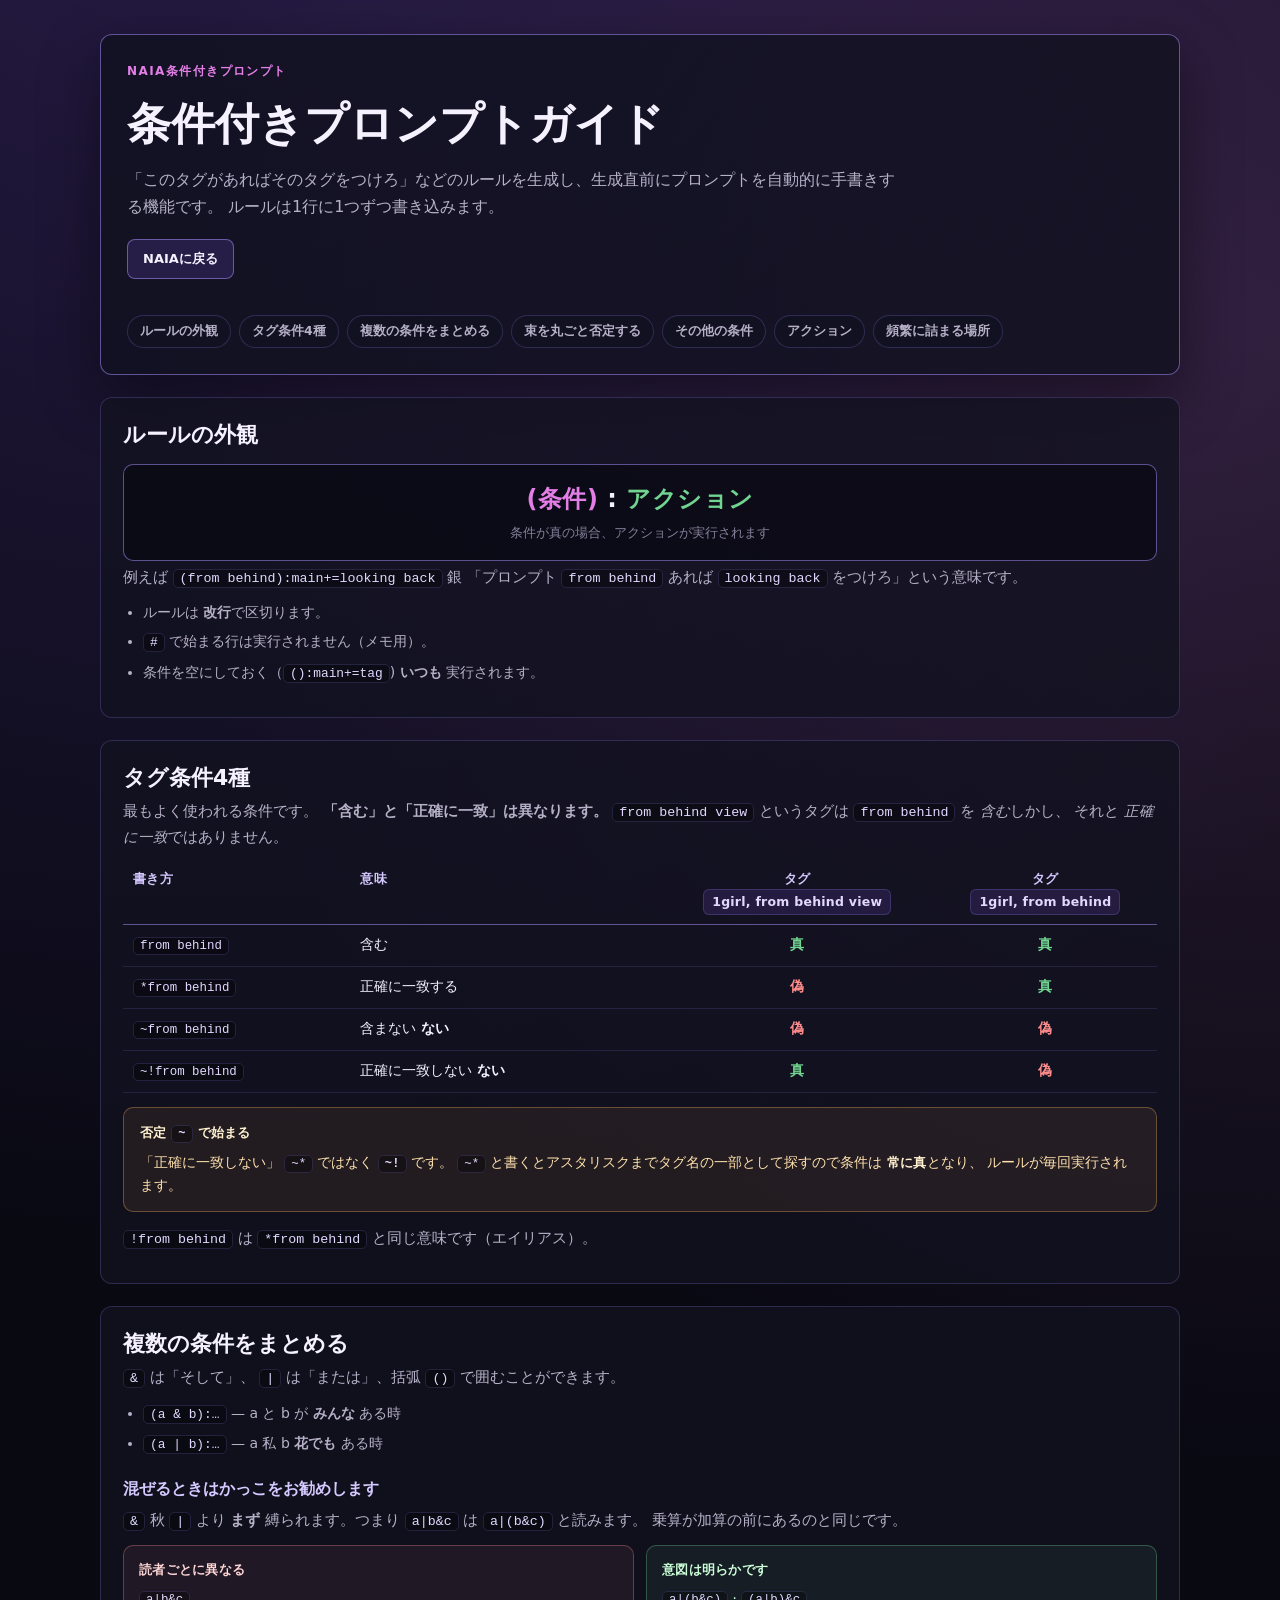
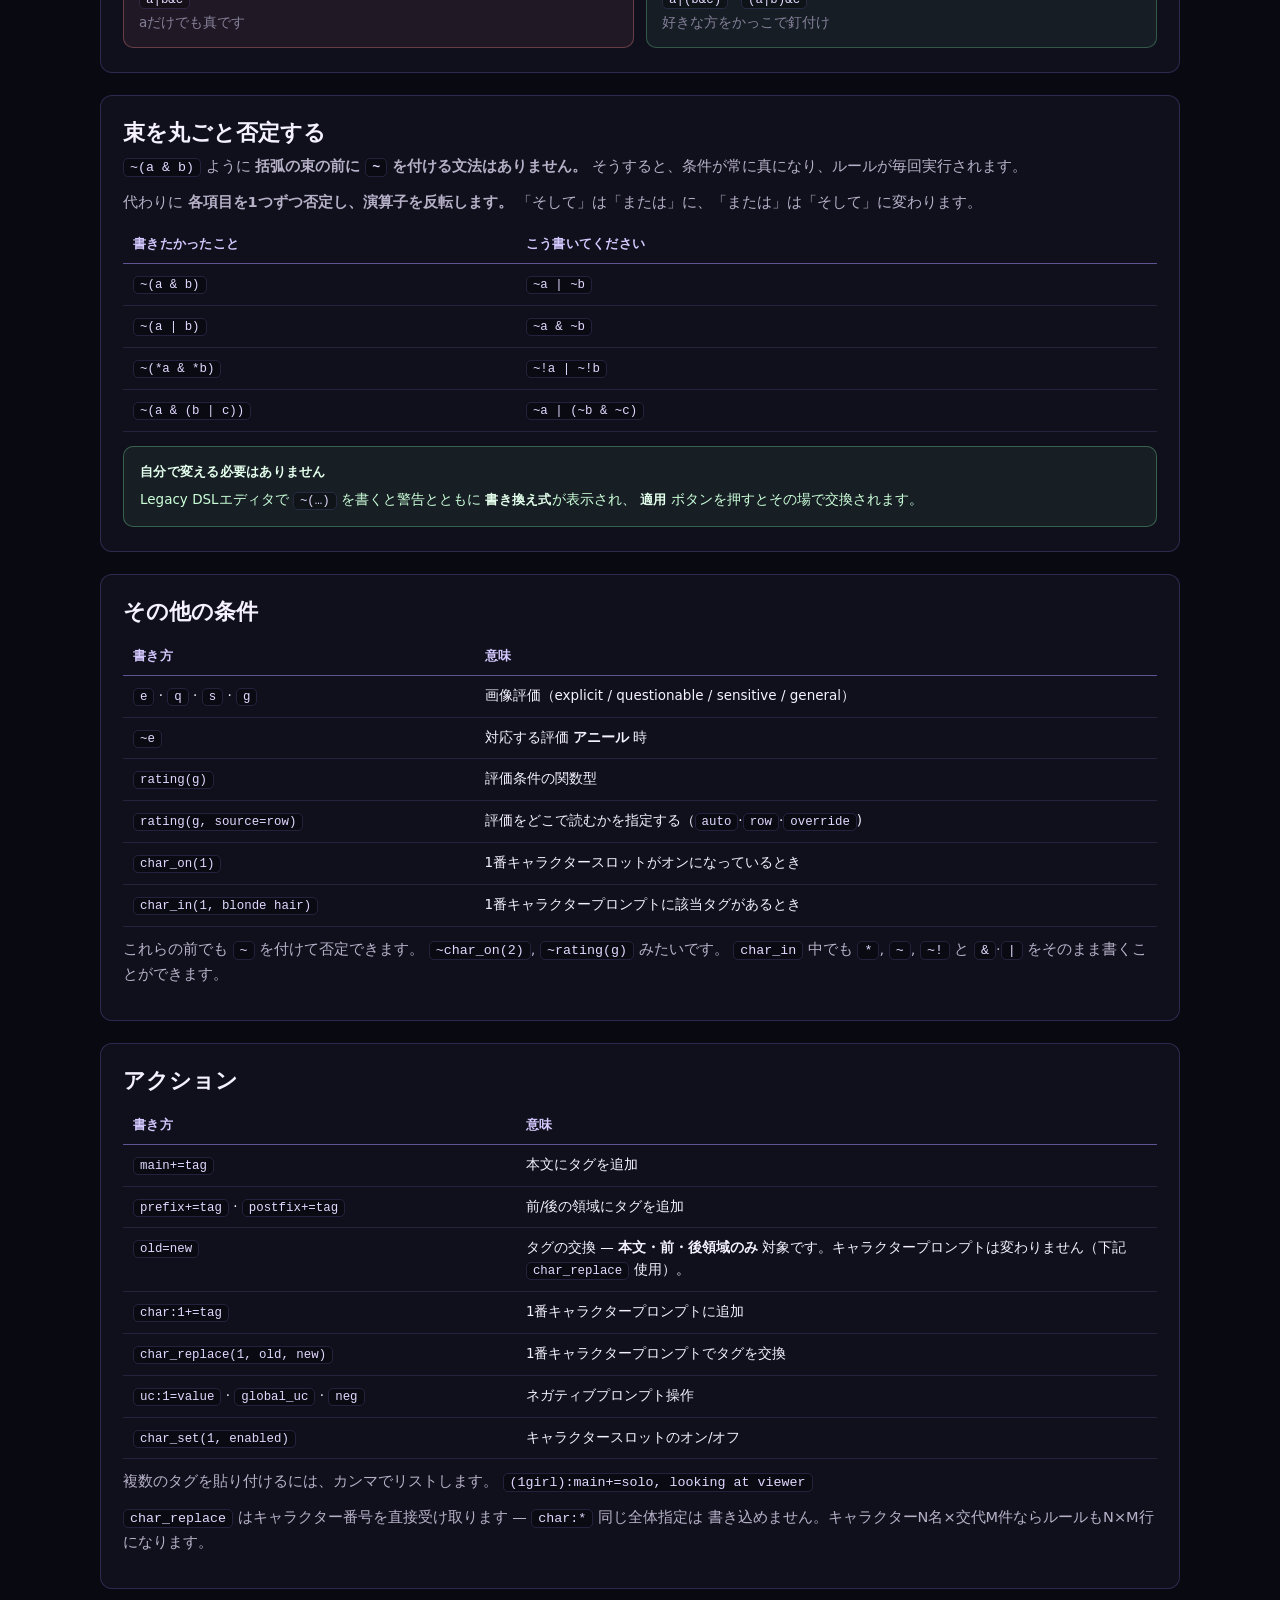
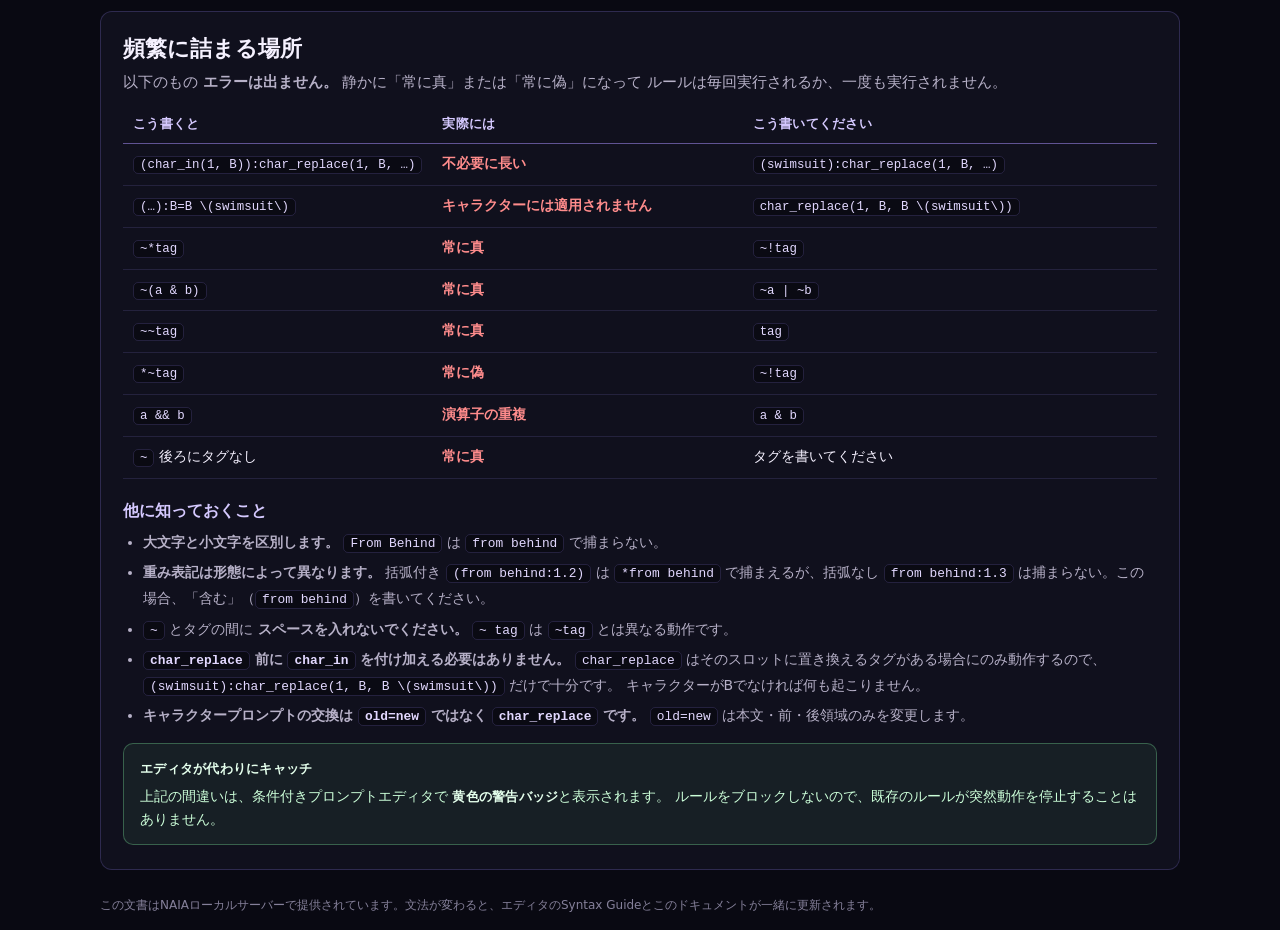
<file: app/web/remote/guides/conditional-prompt.html>
<!doctype html>
<html lang="ja" data-ui-language="ja">
<head>
<meta charset="utf-8">
<meta name="viewport" content="width=device-width, initial-scale=1">
<title>조건부 프롬프트 가이드</title>
<style>
  :root {
    --bg: #090912;
    --panel: #121221;
    --panel-2: #17172a;
    --line: rgba(154, 139, 255, 0.22);
    --line-strong: rgba(169, 145, 255, 0.52);
    --text: #f5f1ff;
    --muted: #b7b1c8;
    --dim: #85809a;
    --accent: #8f5cff;
    --accent-2: #e37ee6;
    --good: #72d491;
    --warn: #f5b45b;
    --bad: #ff8c8c;
    --shadow: rgba(0, 0, 0, 0.42);
    font-family: "Pretendard", "Apple SD Gothic Neo", "Malgun Gothic", system-ui, sans-serif;
  }

  * { box-sizing: border-box; }

  body {
    margin: 0;
    min-height: 100vh;
    background:
      radial-gradient(circle at 18% -8%, rgba(143, 92, 255, 0.24), transparent 34%),
      radial-gradient(circle at 100% 8%, rgba(227, 126, 230, 0.16), transparent 28%),
      var(--bg);
    color: var(--text);
  }

  a { color: inherit; }

  code, .mono {
    font-family: "JetBrains Mono", "D2Coding", ui-monospace, SFMono-Regular, Menlo, Consolas, monospace;
  }

  code {
    padding: 1px 6px;
    border-radius: 5px;
    background: rgba(0, 0, 0, 0.36);
    border: 1px solid rgba(154, 139, 255, 0.18);
    color: #e2d8ff;
    font-size: 0.92em;
    white-space: nowrap;
  }

  .page {
    width: min(1080px, calc(100% - 32px));
    margin: 0 auto;
    padding: 34px 0 56px;
  }

  .hero {
    display: grid;
    gap: 18px;
    padding: 26px;
    border: 1px solid var(--line-strong);
    border-radius: 12px;
    background: rgba(18, 18, 33, 0.86);
    box-shadow: 0 22px 60px var(--shadow);
  }

  .eyebrow {
    margin: 0;
    color: var(--accent-2);
    font-size: 12px;
    font-weight: 700;
    letter-spacing: 0.12em;
  }

  h1 {
    margin: 0;
    font-size: clamp(28px, 4vw, 44px);
    line-height: 1.08;
  }

  .lead {
    max-width: 780px;
    margin: 0;
    color: var(--muted);
    font-size: 16px;
    line-height: 1.72;
  }

  .actions { display: flex; flex-wrap: wrap; gap: 10px; }

  .btn {
    display: inline-flex;
    align-items: center;
    justify-content: center;
    min-height: 40px;
    padding: 0 15px;
    border-radius: 8px;
    border: 1px solid var(--line-strong);
    background: rgba(143, 92, 255, 0.16);
    color: var(--text);
    font-size: 13px;
    font-weight: 800;
    text-decoration: none;
  }

  .toc {
    display: flex;
    flex-wrap: wrap;
    gap: 8px;
    margin-top: 18px;
  }

  .toc a {
    padding: 7px 12px;
    border: 1px solid var(--line);
    border-radius: 999px;
    background: rgba(18, 18, 33, 0.7);
    color: var(--muted);
    font-size: 12.5px;
    font-weight: 700;
    text-decoration: none;
  }

  .toc a:hover { color: var(--text); border-color: var(--line-strong); }

  section.block {
    margin-top: 22px;
    padding: 22px;
    border: 1px solid var(--line);
    border-radius: 12px;
    background: rgba(18, 18, 33, 0.78);
  }

  h2 {
    margin: 0 0 6px;
    font-size: 22px;
    scroll-margin-top: 16px;
  }

  h3 {
    margin: 22px 0 8px;
    font-size: 16px;
    color: #d5c9ff;
  }

  p { margin: 0 0 10px; color: var(--muted); font-size: 14.5px; line-height: 1.75; }

  .shape {
    display: grid;
    gap: 10px;
    margin: 14px 0 4px;
    padding: 18px;
    border: 1px solid var(--line-strong);
    border-radius: 10px;
    background: rgba(9, 9, 18, 0.72);
    text-align: center;
  }

  .shape .line { font-size: clamp(16px, 2.6vw, 24px); font-weight: 800; letter-spacing: 0.02em; }
  .shape .cond { color: var(--accent-2); }
  .shape .act { color: var(--good); }
  .shape .hint { color: var(--dim); font-size: 12.5px; }

  table {
    width: 100%;
    margin: 10px 0 4px;
    border-collapse: collapse;
    font-size: 13.5px;
  }

  th, td {
    padding: 9px 10px;
    border-bottom: 1px solid rgba(154, 139, 255, 0.14);
    text-align: left;
    vertical-align: top;
    line-height: 1.6;
  }

  th {
    color: #d5c9ff;
    font-size: 12.5px;
    letter-spacing: 0.02em;
    border-bottom: 1px solid var(--line-strong);
  }

  td.center, th.center { text-align: center; }
  .yes { color: var(--good); font-weight: 800; }
  .no { color: var(--bad); font-weight: 800; }

  .tags {
    display: inline-block;
    padding: 2px 8px;
    border-radius: 6px;
    background: rgba(143, 92, 255, 0.14);
    border: 1px solid var(--line);
    color: #e2d8ff;
    font-size: 12.5px;
  }

  .callout {
    display: grid;
    gap: 6px;
    margin: 14px 0 2px;
    padding: 14px 16px;
    border-radius: 10px;
    line-height: 1.66;
    font-size: 13.5px;
  }

  .callout strong { font-size: 13px; letter-spacing: 0.02em; }

  .callout.warn {
    border: 1px solid rgba(245, 180, 91, 0.34);
    background: rgba(245, 180, 91, 0.08);
    color: #ffe1ad;
  }
  .callout.warn strong { color: #fff0cf; }

  .callout.good {
    border: 1px solid rgba(114, 212, 145, 0.36);
    background: rgba(114, 212, 145, 0.08);
    color: #ccffd9;
  }
  .callout.good strong { color: #e4ffec; }

  .pair {
    display: grid;
    grid-template-columns: 1fr 1fr;
    gap: 12px;
    margin: 12px 0 2px;
  }

  .pair > div {
    padding: 13px 15px;
    border-radius: 10px;
    line-height: 1.7;
    font-size: 13.5px;
  }

  .pair .bad {
    border: 1px solid rgba(255, 140, 140, 0.32);
    background: rgba(255, 140, 140, 0.07);
    color: #ffd6d6;
  }

  .pair .ok {
    border: 1px solid rgba(114, 212, 145, 0.32);
    background: rgba(114, 212, 145, 0.07);
    color: #ccffd9;
  }

  .pair h4 { margin: 0 0 7px; font-size: 12.5px; letter-spacing: 0.02em; }

  ul { margin: 6px 0 10px; padding-left: 20px; color: var(--muted); font-size: 14px; line-height: 1.75; }
  li { margin-bottom: 5px; }

  .footer {
    margin-top: 26px;
    color: var(--dim);
    font-size: 12px;
    line-height: 1.65;
  }

  @media (max-width: 820px) {
    .page { width: min(100% - 18px, 1080px); padding-top: 14px; }
    .hero, section.block { padding: 16px; border-radius: 10px; }
    .pair { grid-template-columns: 1fr; }
    table { font-size: 12.5px; }
    th, td { padding: 7px 6px; }
  }
</style>
</head>
<body>
<main class="page">
  <section class="hero">
    <p class="eyebrow">NAIA 조건부 프롬프트</p>
    <h1>조건부 프롬프트 가이드</h1>
    <p class="lead">
      “이 태그가 있으면 저 태그를 붙여라” 같은 규칙을 만들어, 생성 직전에 프롬프트를 자동으로 손보는 기능입니다.
      규칙은 한 줄에 하나씩 씁니다.
    </p>
    <div class="actions">
      <a class="btn" href="/">NAIA로 돌아가기</a>
    </div>
    <nav class="toc">
      <a href="#shape">규칙의 모양</a>
      <a href="#tag">태그 조건 4종</a>
      <a href="#logic">여러 조건 묶기</a>
      <a href="#negate">묶음을 통째로 부정하기</a>
      <a href="#etc">그 밖의 조건</a>
      <a href="#action">동작</a>
      <a href="#traps">자주 막히는 곳</a>
    </nav>
  </section>

  <section class="block">
    <h2 id="shape">규칙의 모양</h2>
    <div class="shape">
      <div class="line"><span class="cond">(조건)</span> : <span class="act">동작</span></div>
      <div class="hint">조건이 참이면 동작이 실행됩니다</div>
    </div>
    <p>
      예를 들어 <code>(from behind):main+=looking back</code> 은
      “프롬프트에 <code>from behind</code> 가 있으면 <code>looking back</code> 을 붙여라”는 뜻입니다.
    </p>
    <ul>
      <li>규칙은 <strong>줄바꿈</strong>으로 구분합니다.</li>
      <li><code>#</code> 로 시작하는 줄은 실행되지 않습니다(메모용).</li>
      <li>조건을 비워두면(<code>():main+=tag</code>) <strong>항상</strong> 실행됩니다.</li>
    </ul>
  </section>

  <section class="block">
    <h2 id="tag">태그 조건 4종</h2>
    <p>
      가장 많이 쓰는 조건입니다. <strong>“포함”과 “정확히 일치”는 다릅니다.</strong>
      <code>from behind view</code> 라는 태그는 <code>from behind</code> 를 <em>포함</em>하지만,
      그것과 <em>정확히 일치</em>하지는 않습니다.
    </p>

    <table>
      <thead>
        <tr>
          <th style="width:22%">쓰는 법</th>
          <th style="width:30%">뜻</th>
          <th class="center">태그가<br><span class="tags">1girl, from behind view</span></th>
          <th class="center">태그가<br><span class="tags">1girl, from behind</span></th>
        </tr>
      </thead>
      <tbody>
        <tr>
          <td><code>from behind</code></td>
          <td>포함한다</td>
          <td class="center yes">참</td>
          <td class="center yes">참</td>
        </tr>
        <tr>
          <td><code>*from behind</code></td>
          <td>정확히 일치한다</td>
          <td class="center no">거짓</td>
          <td class="center yes">참</td>
        </tr>
        <tr>
          <td><code>~from behind</code></td>
          <td>포함하지 <strong>않는다</strong></td>
          <td class="center no">거짓</td>
          <td class="center no">거짓</td>
        </tr>
        <tr>
          <td><code>~!from behind</code></td>
          <td>정확히 일치하지 <strong>않는다</strong></td>
          <td class="center yes">참</td>
          <td class="center no">거짓</td>
        </tr>
      </tbody>
    </table>

    <div class="callout warn">
      <strong>부정은 <code>~</code> 로 시작합니다</strong>
      <span>
        “정확히 일치하지 않음”은 <code>~*</code> 가 아니라 <strong><code>~!</code></strong> 입니다.
        <code>~*</code> 라고 쓰면 별표까지 태그 이름의 일부로 찾기 때문에 조건이 <strong>항상 참</strong>이 되어,
        규칙이 매번 실행됩니다.
      </span>
    </div>

    <p style="margin-top:14px">
      <code>!from behind</code> 는 <code>*from behind</code> 와 같은 뜻입니다(별칭).
    </p>
  </section>

  <section class="block">
    <h2 id="logic">여러 조건 묶기</h2>
    <p>
      <code>&amp;</code> 는 “그리고”, <code>|</code> 는 “또는”, 괄호 <code>()</code> 로 묶을 수 있습니다.
    </p>
    <ul>
      <li><code>(a &amp; b):…</code> — a 와 b 가 <strong>모두</strong> 있을 때</li>
      <li><code>(a | b):…</code> — a 나 b 중 <strong>하나라도</strong> 있을 때</li>
    </ul>

    <h3>섞어 쓸 때는 괄호를 권합니다</h3>
    <p>
      <code>&amp;</code> 가 <code>|</code> 보다 <strong>먼저</strong> 묶입니다. 즉
      <code>a|b&amp;c</code> 는 <code>a|(b&amp;c)</code> 로 읽힙니다.
      곱셈이 덧셈보다 먼저인 것과 같습니다.
    </p>
    <div class="pair">
      <div class="bad">
        <h4>읽는 사람마다 달라짐</h4>
        <code>a|b&amp;c</code><br>
        <span style="color:var(--dim)">a 만 있어도 참입니다</span>
      </div>
      <div class="ok">
        <h4>의도가 분명함</h4>
        <code>a|(b&amp;c)</code> · <code>(a|b)&amp;c</code><br>
        <span style="color:var(--dim)">원하는 쪽을 괄호로 못박으세요</span>
      </div>
    </div>
  </section>

  <section class="block">
    <h2 id="negate">묶음을 통째로 부정하기</h2>
    <p>
      <code>~(a &amp; b)</code> 처럼 <strong>괄호 묶음 앞에 <code>~</code> 를 붙이는 문법은 없습니다.</strong>
      그렇게 쓰면 조건이 항상 참이 되어 규칙이 매번 실행됩니다.
    </p>
    <p>
      대신 <strong>각 항목을 하나씩 부정하고 연산자를 뒤집습니다.</strong>
      “그리고”는 “또는”으로, “또는”은 “그리고”로 바뀝니다.
    </p>

    <table>
      <thead>
        <tr>
          <th style="width:38%">쓰고 싶었던 것</th>
          <th>이렇게 쓰세요</th>
        </tr>
      </thead>
      <tbody>
        <tr><td><code>~(a &amp; b)</code></td><td><code>~a | ~b</code></td></tr>
        <tr><td><code>~(a | b)</code></td><td><code>~a &amp; ~b</code></td></tr>
        <tr><td><code>~(*a &amp; *b)</code></td><td><code>~!a | ~!b</code></td></tr>
        <tr><td><code>~(a &amp; (b | c))</code></td><td><code>~a | (~b &amp; ~c)</code></td></tr>
      </tbody>
    </table>

    <div class="callout good">
      <strong>직접 바꾸지 않아도 됩니다</strong>
      <span>
        Legacy DSL 편집기에서 <code>~(…)</code> 를 쓰면 경고와 함께 <strong>바꿔 쓸 식</strong>이 표시되고,
        <strong>적용</strong> 버튼을 누르면 그 자리에서 교체됩니다.
      </span>
    </div>
  </section>

  <section class="block">
    <h2 id="etc">그 밖의 조건</h2>
    <table>
      <thead>
        <tr><th style="width:34%">쓰는 법</th><th>뜻</th></tr>
      </thead>
      <tbody>
        <tr><td><code>e</code> · <code>q</code> · <code>s</code> · <code>g</code></td><td>이미지 등급(explicit / questionable / sensitive / general)</td></tr>
        <tr><td><code>~e</code></td><td>해당 등급이 <strong>아닐</strong> 때</td></tr>
        <tr><td><code>rating(g)</code></td><td>등급 조건의 함수 형태</td></tr>
        <tr><td><code>rating(g, source=row)</code></td><td>등급을 어디서 읽을지 지정 (<code>auto</code>·<code>row</code>·<code>override</code>)</td></tr>
        <tr><td><code>char_on(1)</code></td><td>1번 캐릭터 슬롯이 켜져 있을 때</td></tr>
        <tr><td><code>char_in(1, blonde hair)</code></td><td>1번 캐릭터 프롬프트에 해당 태그가 있을 때</td></tr>
      </tbody>
    </table>
    <p style="margin-top:10px">
      이들 앞에도 <code>~</code> 를 붙여 부정할 수 있습니다 — <code>~char_on(2)</code>, <code>~rating(g)</code> 처럼요.
      <code>char_in</code> 안에서도 <code>*</code>, <code>~</code>, <code>~!</code> 와 <code>&amp;</code>·<code>|</code> 를 그대로 쓸 수 있습니다.
    </p>
  </section>

  <section class="block">
    <h2 id="action">동작</h2>
    <table>
      <thead>
        <tr><th style="width:38%">쓰는 법</th><th>뜻</th></tr>
      </thead>
      <tbody>
        <tr><td><code>main+=tag</code></td><td>본문에 태그 추가</td></tr>
        <tr><td><code>prefix+=tag</code> · <code>postfix+=tag</code></td><td>앞/뒤 영역에 태그 추가</td></tr>
        <tr><td><code>old=new</code></td><td>태그 교체 — <strong>본문·앞·뒤 영역만</strong> 대상입니다. 캐릭터 프롬프트는 바뀌지 않습니다(아래 <code>char_replace</code> 사용).</td></tr>
        <tr><td><code>char:1+=tag</code></td><td>1번 캐릭터 프롬프트에 추가</td></tr>
        <tr><td><code>char_replace(1, old, new)</code></td><td>1번 캐릭터 프롬프트에서 태그 교체</td></tr>
        <tr><td><code>uc:1=value</code> · <code>global_uc</code> · <code>neg</code></td><td>네거티브 프롬프트 조작</td></tr>
        <tr><td><code>char_set(1, enabled)</code></td><td>캐릭터 슬롯 켜기/끄기</td></tr>
      </tbody>
    </table>
    <p style="margin-top:10px">
      태그를 여러 개 붙이려면 쉼표로 나열하세요 — <code>(1girl):main+=solo, looking at viewer</code>
    </p>
    <p style="margin-top:10px">
      <code>char_replace</code> 는 캐릭터 번호를 직접 받습니다 — <code>char:*</code> 같은 전체 지정은
      쓸 수 없습니다. 캐릭터 N명 × 교체 M건이면 규칙도 N×M줄이 됩니다.
    </p>
  </section>

  <section class="block">
    <h2 id="traps">자주 막히는 곳</h2>
    <p>
      아래 것들은 <strong>에러가 나지 않습니다.</strong> 조용히 “항상 참” 또는 “항상 거짓”이 되어
      규칙이 매번 실행되거나 한 번도 실행되지 않습니다.
    </p>
    <table>
      <thead>
        <tr>
          <th style="width:26%">이렇게 쓰면</th>
          <th style="width:30%">실제로는</th>
          <th>이렇게 쓰세요</th>
        </tr>
      </thead>
      <tbody>
        <tr>
          <td><code>(char_in(1, B)):char_replace(1, B, …)</code></td>
          <td class="no">불필요하게 깁니다</td>
          <td><code>(swimsuit):char_replace(1, B, …)</code></td>
        </tr>
        <tr>
          <td><code>(…):B=B \(swimsuit\)</code></td>
          <td class="no">캐릭터에는 안 먹습니다</td>
          <td><code>char_replace(1, B, B \(swimsuit\))</code></td>
        </tr>
        <tr>
          <td><code>~*tag</code></td>
          <td class="no">항상 참</td>
          <td><code>~!tag</code></td>
        </tr>
        <tr>
          <td><code>~(a &amp; b)</code></td>
          <td class="no">항상 참</td>
          <td><code>~a | ~b</code></td>
        </tr>
        <tr>
          <td><code>~~tag</code></td>
          <td class="no">항상 참</td>
          <td><code>tag</code></td>
        </tr>
        <tr>
          <td><code>*~tag</code></td>
          <td class="no">항상 거짓</td>
          <td><code>~!tag</code></td>
        </tr>
        <tr>
          <td><code>a &amp;&amp; b</code></td>
          <td class="no">연산자 중복</td>
          <td><code>a &amp; b</code></td>
        </tr>
        <tr>
          <td><code>~</code> 뒤에 태그 없음</td>
          <td class="no">항상 참</td>
          <td>태그를 적어주세요</td>
        </tr>
      </tbody>
    </table>

    <h3>그 밖에 알아둘 것</h3>
    <ul>
      <li><strong>대소문자를 구분합니다.</strong> <code>From Behind</code> 는 <code>from behind</code> 로 잡히지 않습니다.</li>
      <li><strong>가중치 표기는 형태에 따라 다릅니다.</strong> 괄호가 있는 <code>(from behind:1.2)</code> 는 <code>*from behind</code> 로 잡히지만, 괄호 없는 <code>from behind:1.3</code> 은 잡히지 않습니다. 이 경우 “포함”(<code>from behind</code>)을 쓰세요.</li>
      <li><code>~</code> 와 태그 사이에 <strong>공백을 넣지 마세요.</strong> <code>~ tag</code> 는 <code>~tag</code> 와 다르게 동작합니다.</li>
      <li><strong><code>char_replace</code> 앞에 <code>char_in</code> 을 덧붙일 필요가 없습니다.</strong>
        <code>char_replace</code> 는 그 슬롯에 바꿀 태그가 있을 때만 동작하므로,
        <code>(swimsuit):char_replace(1, B, B \(swimsuit\))</code> 만으로 충분합니다.
        캐릭터가 B가 아니면 아무 일도 일어나지 않습니다.</li>
      <li><strong>캐릭터 프롬프트 교체는 <code>old=new</code> 가 아니라 <code>char_replace</code> 입니다.</strong>
        <code>old=new</code> 는 본문·앞·뒤 영역만 바꿉니다.</li>
    </ul>

    <div class="callout good">
      <strong>편집기가 대신 잡아줍니다</strong>
      <span>
        위 실수들은 조건부 프롬프트 편집기에 <strong>노란 경고 배지</strong>로 표시됩니다.
        규칙을 막지는 않으니, 기존 규칙이 갑자기 동작을 멈추는 일은 없습니다.
      </span>
    </div>
  </section>

  <p class="footer">
    이 문서는 NAIA 로컬 서버에서 제공됩니다. 문법이 바뀌면 편집기의 Syntax Guide 와 이 문서가 함께 갱신됩니다.
  </p>
</main>
<script src="../i18n/ja.js?v=20260907-ja1"></script>
<script src="../i18n/uiLanguage.js?v=20260907-ja1"></script>
</body>
</html>
</file>
